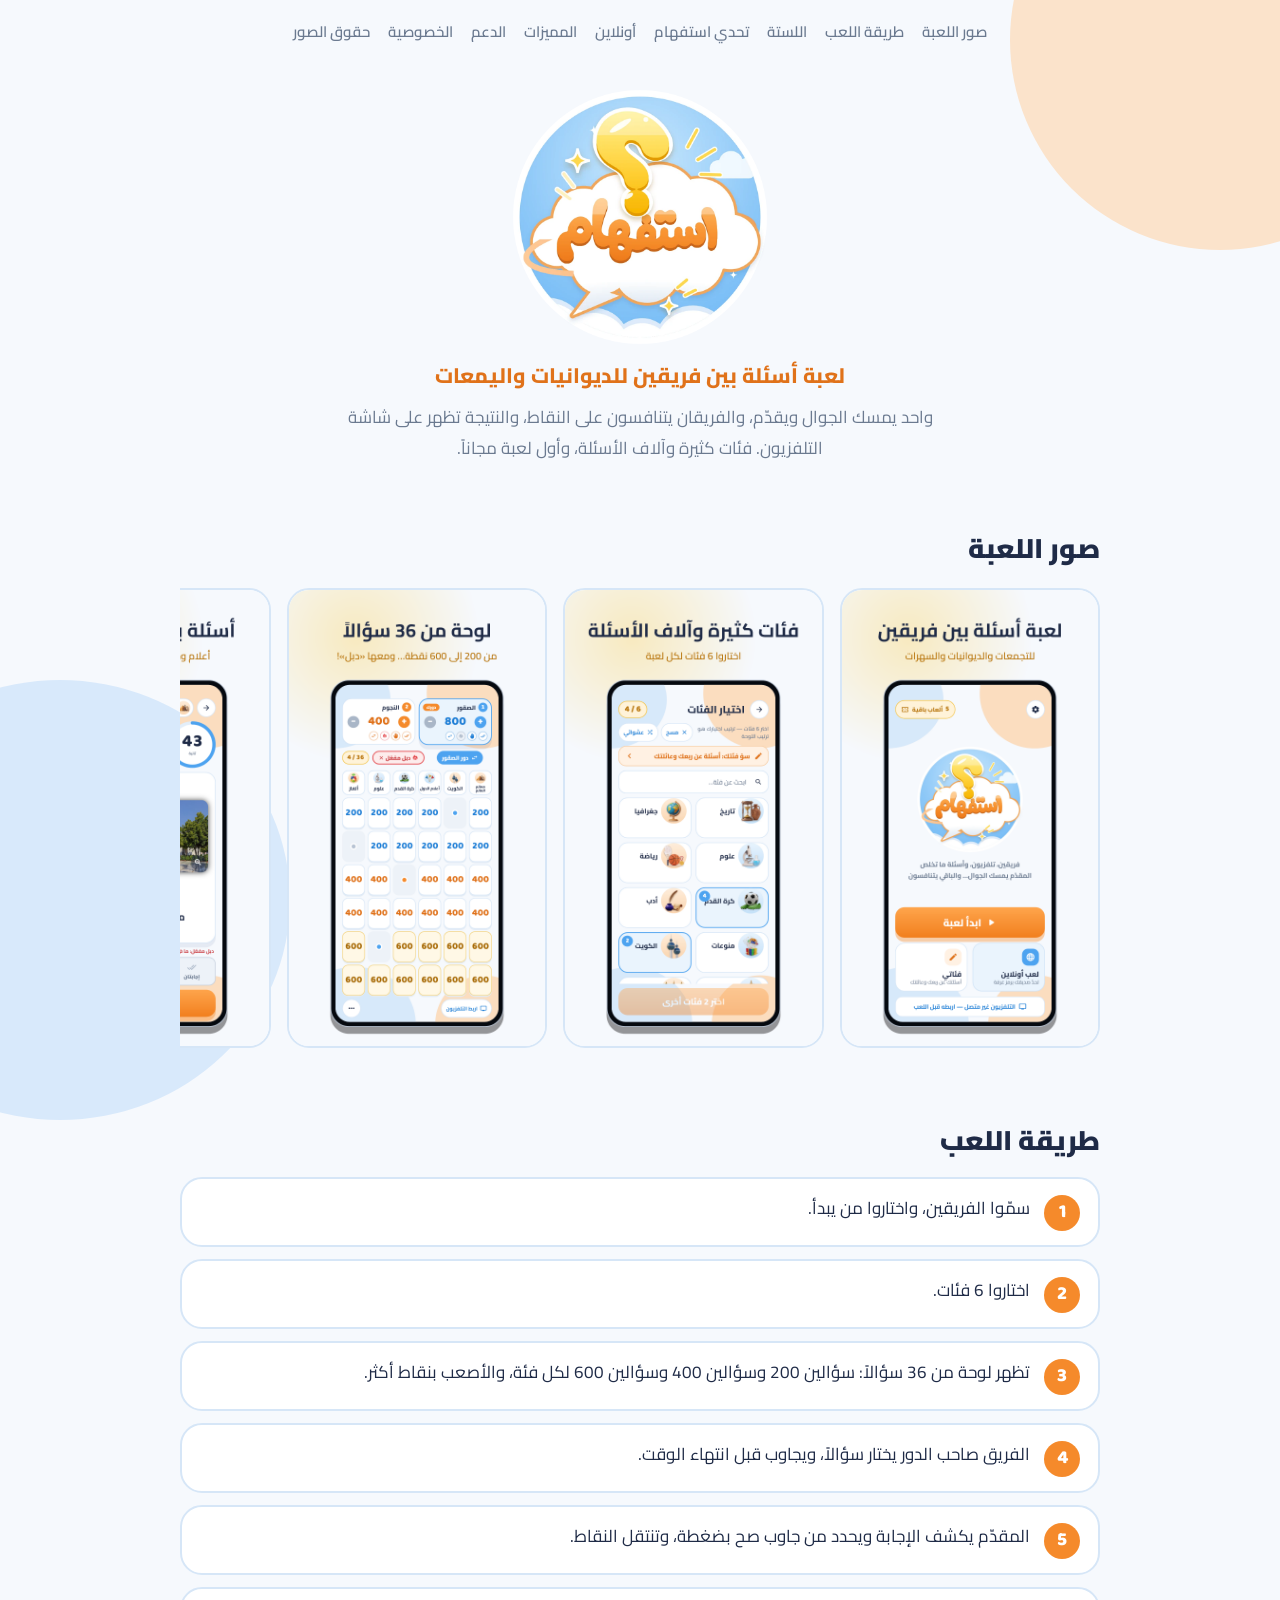
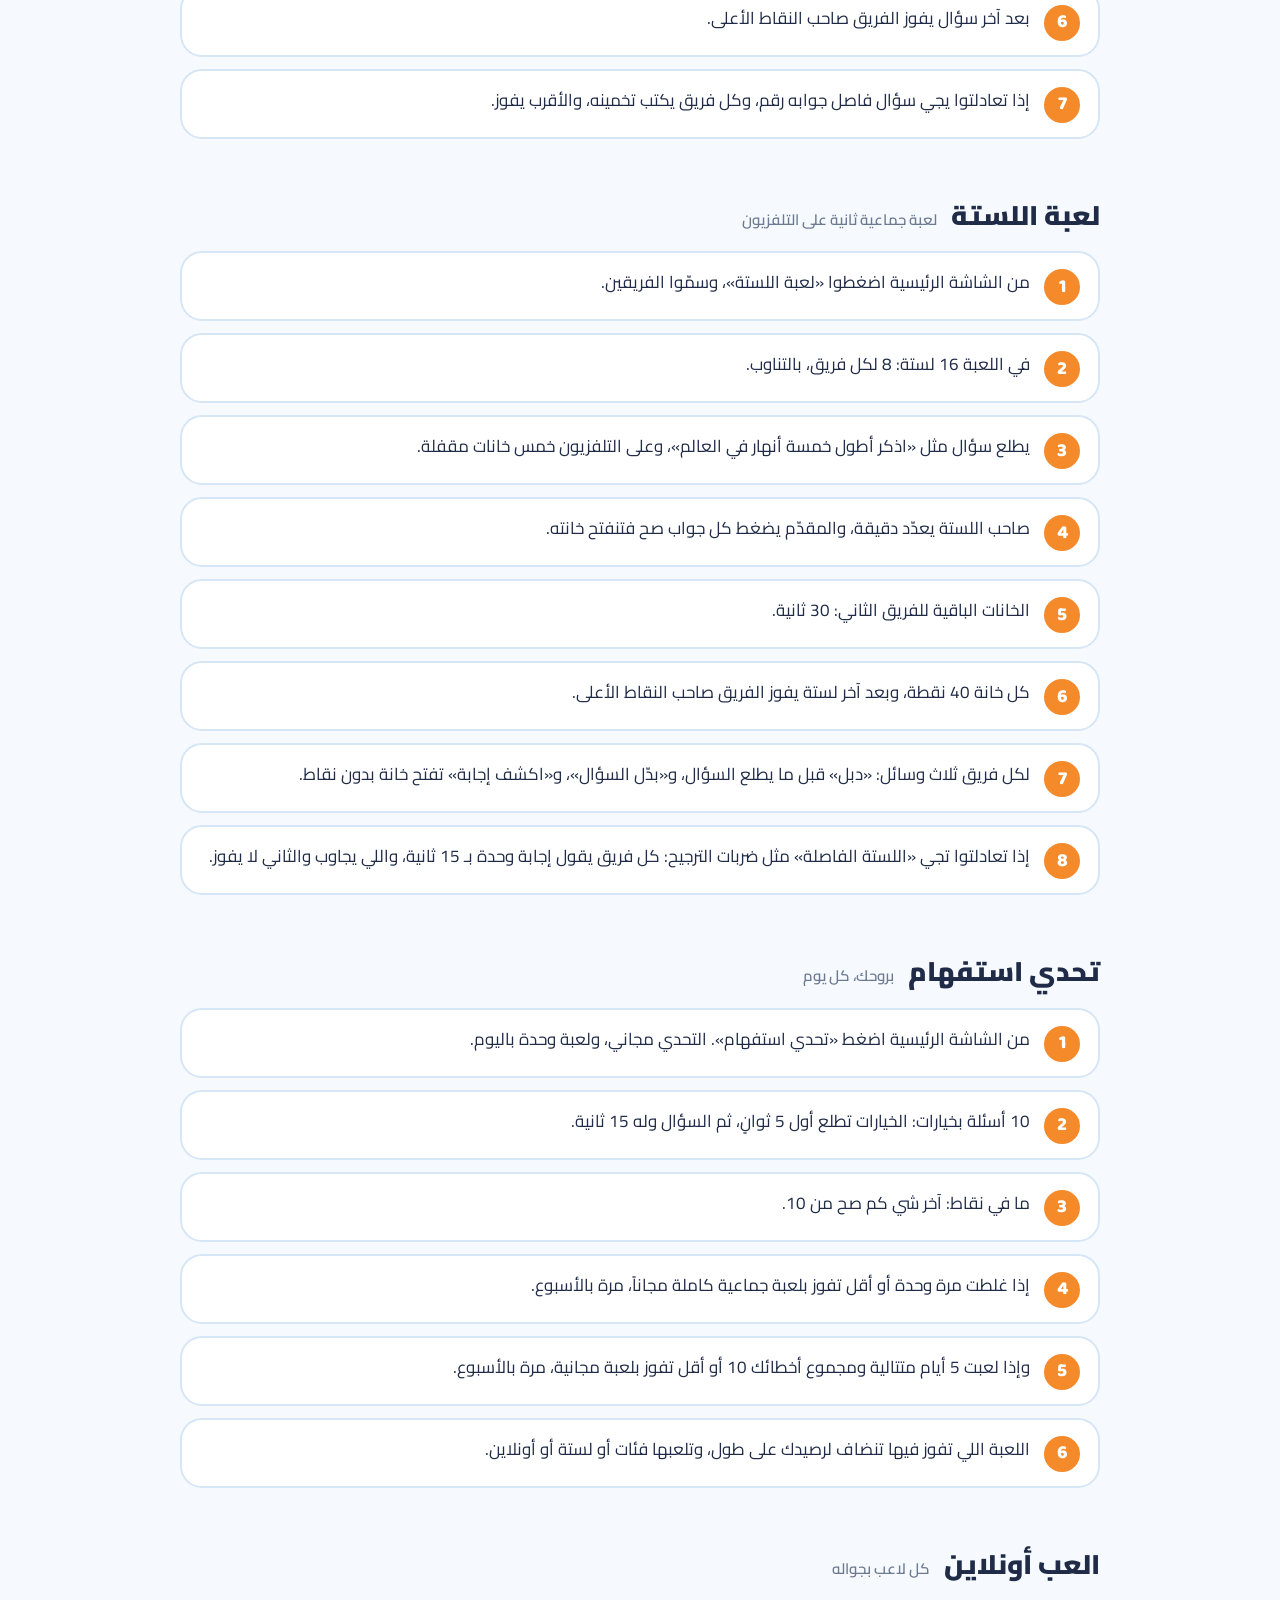
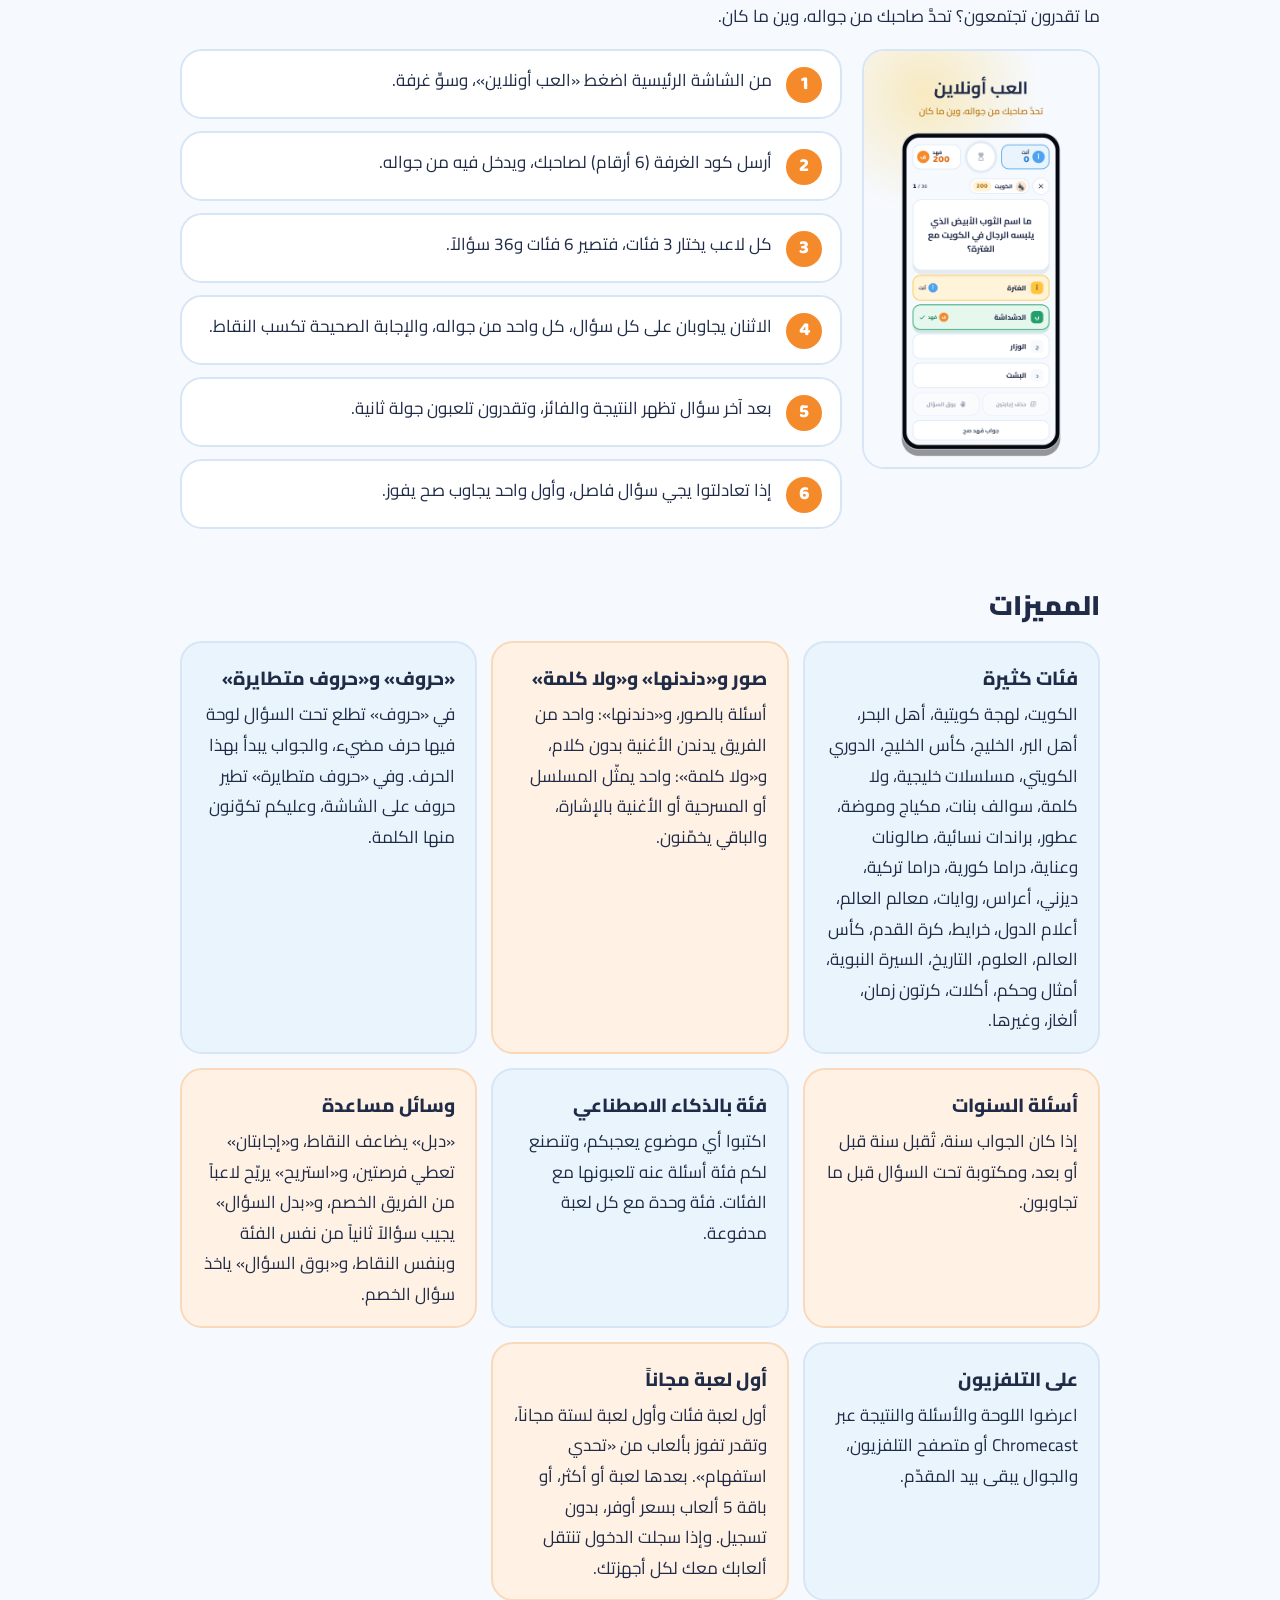
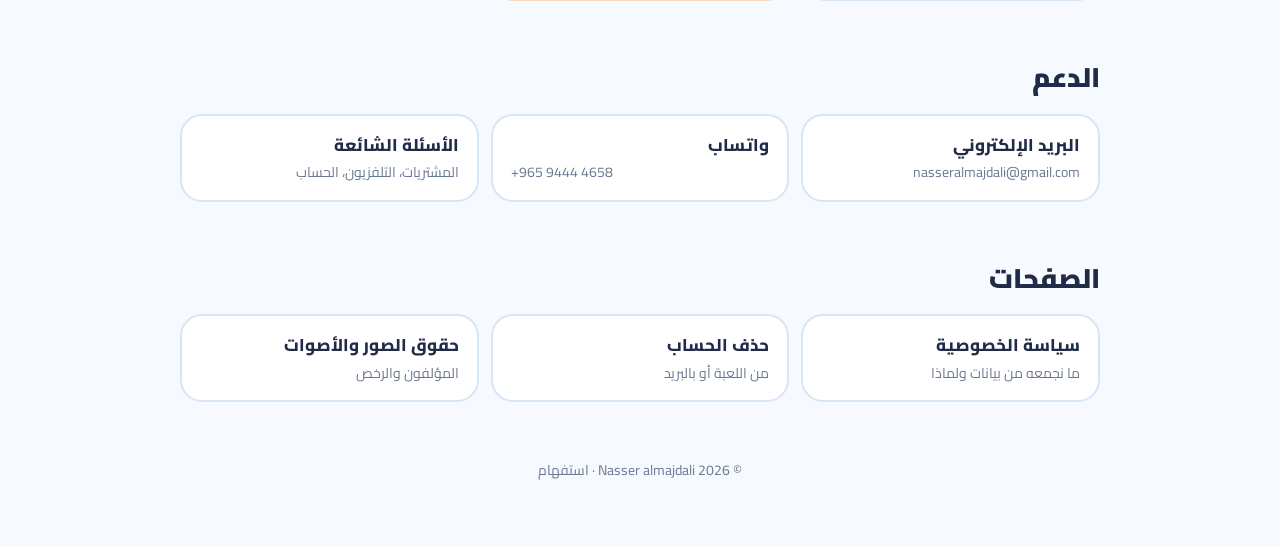
<file: index.html>
<!doctype html>
<html lang="ar" dir="rtl">
<head>
<meta charset="utf-8">
<meta name="viewport" content="width=device-width, initial-scale=1">
<title>استفهام — لعبة أسئلة للديوانيات واليمعات</title>
<meta name="description" content="استفهام: لعبة أسئلة جماعية بين فريقين للديوانيات واليمعات، وتحدٍّ أونلاين بين جوالين. فئات كثيرة وآلاف الأسئلة، والنتيجة على شاشة التلفزيون.">
<link rel="icon" href="icon.png">
<link rel="stylesheet" href="site.css">
</head>
<body>
<main class="wide">
  <nav>
    <a href="#shots">صور اللعبة</a>
    <a href="#play">طريقة اللعب</a>
    <a href="#lists">اللستة</a>
    <a href="#solo">تحدي استفهام</a>
    <a href="#online">أونلاين</a>
    <a href="#features">المميزات</a>
    <a href="#help">الدعم</a>
    <a href="privacy.html">الخصوصية</a>
    <a href="credits.html">حقوق الصور</a>
  </nav>

  <section class="hero">
    <img src="brand/logo.webp" alt="استفهام">
    <h1 class="hidden">استفهام</h1>
    <p class="tagline">لعبة أسئلة بين فريقين للديوانيات واليمعات</p>
    <p class="lead">واحد يمسك الجوال ويقدّم، والفريقان يتنافسون على النقاط، والنتيجة تظهر على شاشة التلفزيون. فئات كثيرة وآلاف الأسئلة، وأول لعبة مجاناً.</p>
  </section>

  <h2 id="shots">صور اللعبة</h2>
  <div class="shots">
    <img src="shots/1-home.png" alt="الشاشة الرئيسية" loading="lazy">
    <img src="shots/2-categories.png" alt="اختيار الفئات" loading="lazy">
    <img src="shots/3-board.png" alt="لوحة الأسئلة" loading="lazy">
    <img src="shots/4-question.png" alt="سؤال بالصورة" loading="lazy">
    <img src="shots/5-answer.png" alt="كشف الإجابة" loading="lazy">
    <img src="shots/7-results.png" alt="النتيجة النهائية" loading="lazy">
    <img src="shots/8-online.png" alt="العب أونلاين" loading="lazy">
  </div>

  <h2 id="play">طريقة اللعب</h2>
  <ol class="steps">
    <li>سمّوا الفريقين، واختاروا من يبدأ.</li>
    <li>اختاروا 6 فئات.</li>
    <li>تظهر لوحة من 36 سؤالاً: سؤالين 200 وسؤالين 400 وسؤالين 600 لكل فئة، والأصعب بنقاط أكثر.</li>
    <li>الفريق صاحب الدور يختار سؤالاً، ويجاوب قبل انتهاء الوقت.</li>
    <li>المقدّم يكشف الإجابة ويحدد من جاوب صح بضغطة، وتنتقل النقاط.</li>
    <li>بعد آخر سؤال يفوز الفريق صاحب النقاط الأعلى.</li>
    <li>إذا تعادلتوا يجي سؤال فاصل جوابه رقم، وكل فريق يكتب تخمينه، والأقرب يفوز.</li>
  </ol>

  <h2 id="lists">لعبة اللستة <small>لعبة جماعية ثانية على التلفزيون</small></h2>
  <ol class="steps">
    <li>من الشاشة الرئيسية اضغطوا «لعبة اللستة»، وسمّوا الفريقين.</li>
    <li>في اللعبة 16 لستة: 8 لكل فريق، بالتناوب.</li>
    <li>يطلع سؤال مثل «اذكر أطول خمسة أنهار في العالم»، وعلى التلفزيون خمس خانات مقفلة.</li>
    <li>صاحب اللستة يعدّد دقيقة، والمقدّم يضغط كل جواب صح فتنفتح خانته.</li>
    <li>الخانات الباقية للفريق الثاني: 30 ثانية.</li>
    <li>كل خانة 40 نقطة، وبعد آخر لستة يفوز الفريق صاحب النقاط الأعلى.</li>
    <li>لكل فريق ثلاث وسائل: «دبل» قبل ما يطلع السؤال، و«بدّل السؤال»، و«اكشف إجابة» تفتح خانة بدون نقاط.</li>
    <li>إذا تعادلتوا تجي «اللستة الفاصلة» مثل ضربات الترجيح: كل فريق يقول إجابة وحدة بـ 15 ثانية، واللي يجاوب والثاني لا يفوز.</li>
  </ol>

  <h2 id="solo">تحدي استفهام <small>بروحك، كل يوم</small></h2>
  <ol class="steps">
    <li>من الشاشة الرئيسية اضغط «تحدي استفهام». التحدي مجاني، ولعبة وحدة باليوم.</li>
    <li>10 أسئلة بخيارات: الخيارات تطلع أول 5 ثوانٍ، ثم السؤال وله 15 ثانية.</li>
    <li>ما في نقاط: آخر شي كم صح من 10.</li>
    <li>إذا غلطت مرة وحدة أو أقل تفوز بلعبة جماعية كاملة مجاناً، مرة بالأسبوع.</li>
    <li>وإذا لعبت 5 أيام متتالية ومجموع أخطائك 10 أو أقل تفوز بلعبة مجانية، مرة بالأسبوع.</li>
    <li>اللعبة اللي تفوز فيها تنضاف لرصيدك على طول، وتلعبها فئات أو لستة أو أونلاين.</li>
  </ol>

  <h2 id="online">العب أونلاين <small>كل لاعب بجواله</small></h2>
  <p>ما تقدرون تجتمعون؟ تحدَّ صاحبك من جواله، وين ما كان.</p>
  <div class="online">
  <img src="shots/8-online.png" alt="سؤال في اللعب أونلاين: إجابتك بالأصفر وإجابة صاحبك الصحيحة بالأخضر" loading="lazy">
  <ol class="steps">
    <li>من الشاشة الرئيسية اضغط «العب أونلاين»، وسوِّ غرفة.</li>
    <li>أرسل كود الغرفة (6 أرقام) لصاحبك، ويدخل فيه من جواله.</li>
    <li>كل لاعب يختار 3 فئات، فتصير 6 فئات و36 سؤالاً.</li>
    <li>الاثنان يجاوبان على كل سؤال، كل واحد من جواله، والإجابة الصحيحة تكسب النقاط.</li>
    <li>بعد آخر سؤال تظهر النتيجة والفائز، وتقدرون تلعبون جولة ثانية.</li>
    <li>إذا تعادلتوا يجي سؤال فاصل، وأول واحد يجاوب صح يفوز.</li>
  </ol>
  </div>

  <h2 id="features">المميزات</h2>
  <div class="grid">
    <div class="card"><h3>فئات كثيرة</h3><p>الكويت، لهجة كويتية، أهل البحر، أهل البر، الخليج، كأس الخليج، الدوري الكويتي، مسلسلات خليجية، ولا كلمة، سوالف بنات، مكياج وموضة، عطور، براندات نسائية، صالونات وعناية، دراما كورية، دراما تركية، ديزني، أعراس، روايات، معالم العالم، أعلام الدول، خرايط، كرة القدم، كأس العالم، العلوم، التاريخ، السيرة النبوية، أمثال وحكم، أكلات، كرتون زمان، ألغاز، وغيرها.</p></div>
    <div class="card"><h3>صور و«دندنها» و«ولا كلمة»</h3><p>أسئلة بالصور، و«دندنها»: واحد من الفريق يدندن الأغنية بدون كلام، و«ولا كلمة»: واحد يمثّل المسلسل أو المسرحية أو الأغنية بالإشارة، والباقي يخمّنون.</p></div>
    <div class="card"><h3>«حروف» و«حروف متطايرة»</h3><p>في «حروف» تطلع تحت السؤال لوحة فيها حرف مضيء، والجواب يبدأ بهذا الحرف. وفي «حروف متطايرة» تطير حروف على الشاشة، وعليكم تكوّنون منها الكلمة.</p></div>
    <div class="card"><h3>أسئلة السنوات</h3><p>إذا كان الجواب سنة، تُقبل سنة قبل أو بعد، ومكتوبة تحت السؤال قبل ما تجاوبون.</p></div>
    <div class="card"><h3>فئة بالذكاء الاصطناعي</h3><p>اكتبوا أي موضوع يعجبكم، وتنصنع لكم فئة أسئلة عنه تلعبونها مع الفئات. فئة وحدة مع كل لعبة مدفوعة.</p></div>
    <div class="card"><h3>وسائل مساعدة</h3><p>«دبل» يضاعف النقاط، و«إجابتان» تعطي فرصتين، و«استريح» يريّح لاعباً من الفريق الخصم، و«بدل السؤال» يجيب سؤالاً ثانياً من نفس الفئة وبنفس النقاط، و«بوق السؤال» ياخذ سؤال الخصم.</p></div>
    <div class="card"><h3>على التلفزيون</h3><p>اعرضوا اللوحة والأسئلة والنتيجة عبر Chromecast أو متصفح التلفزيون، والجوال يبقى بيد المقدّم.</p></div>
    <div class="card"><h3>أول لعبة مجاناً</h3><p>أول لعبة فئات وأول لعبة لستة مجاناً، وتقدر تفوز بألعاب من «تحدي استفهام». بعدها لعبة أو أكثر، أو باقة 5 ألعاب بسعر أوفر، بدون تسجيل. وإذا سجلت الدخول تنتقل ألعابك معك لكل أجهزتك.</p></div>
  </div>

  <h2 id="help">الدعم</h2>
  <div class="links">
    <a href="mailto:nasseralmajdali@gmail.com?subject=%D8%A5%D8%B3%D8%AA%D9%81%D9%87%D8%A7%D9%85">البريد الإلكتروني<span>nasseralmajdali@gmail.com</span></a>
    <a href="https://wa.me/96594444658">واتساب<span dir="ltr">+965 9444 4658</span></a>
    <a href="support.html">الأسئلة الشائعة<span>المشتريات، التلفزيون، الحساب</span></a>
  </div>

  <h2>الصفحات</h2>
  <div class="links">
    <a href="privacy.html">سياسة الخصوصية<span>ما نجمعه من بيانات ولماذا</span></a>
    <a href="delete-account.html">حذف الحساب<span>من اللعبة أو بالبريد</span></a>
    <a href="credits.html">حقوق الصور والأصوات<span>المؤلفون والرخص</span></a>
  </div>

  <footer>© 2026 Nasser almajdali · استفهام</footer>
</main>
</body>
</html>
</file>
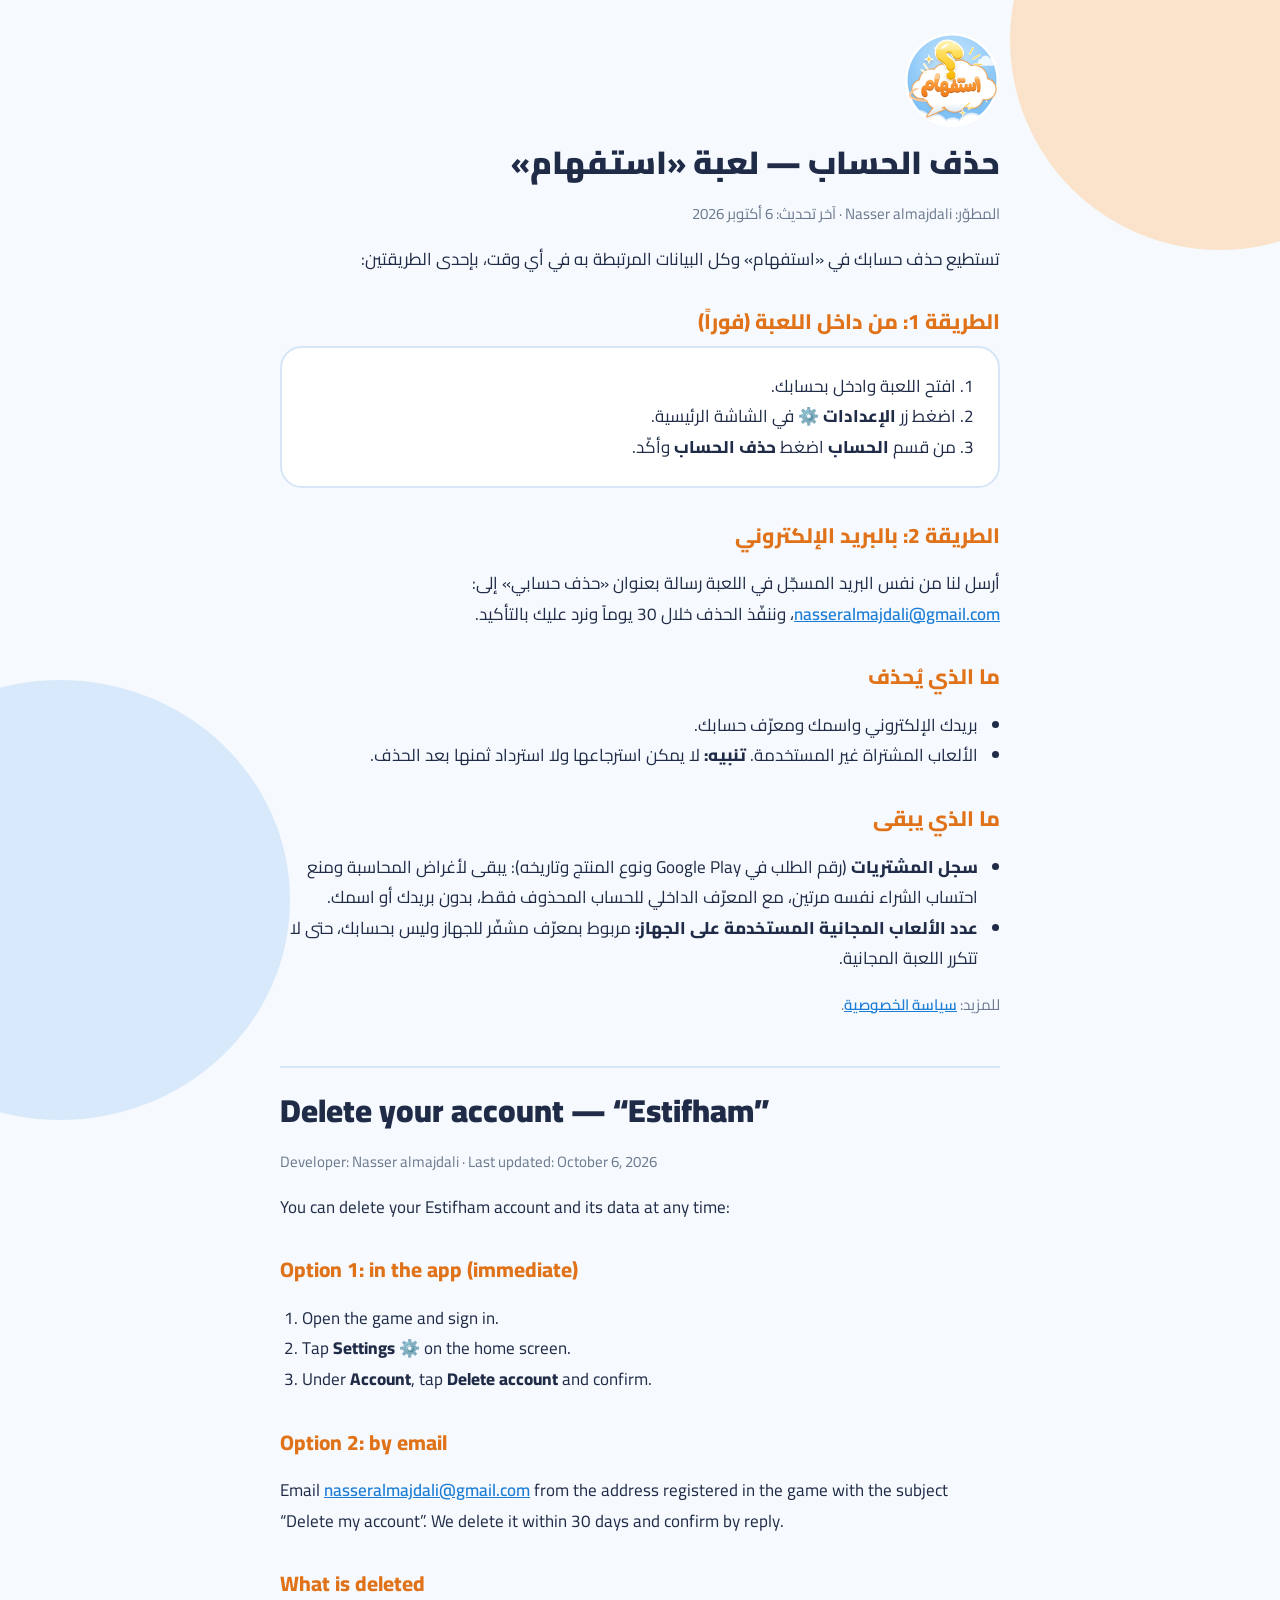
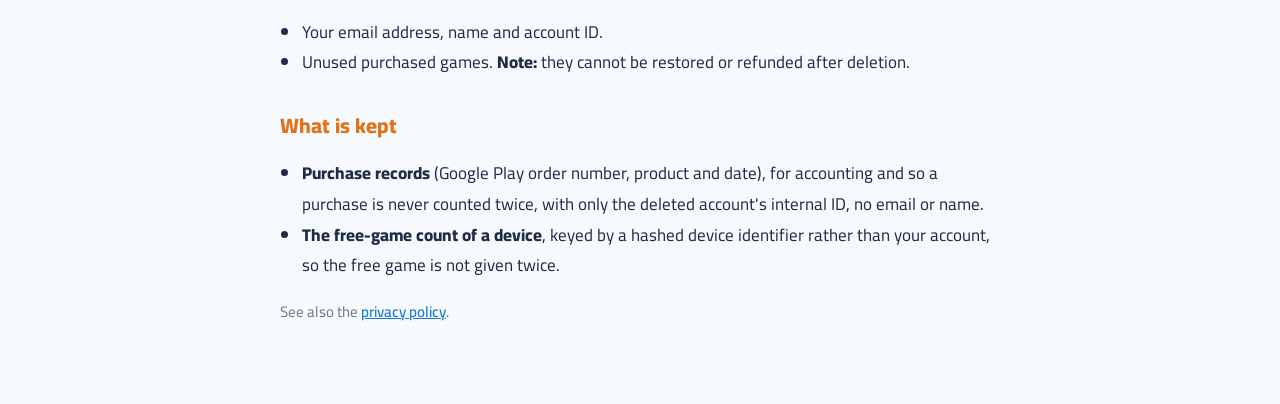
<file: delete-account.html>
<!doctype html>
<html lang="ar" dir="rtl">
<head>
<meta charset="utf-8">
<meta name="viewport" content="width=device-width, initial-scale=1">
<title>استفهام — حذف الحساب</title>
<link rel="stylesheet" href="site.css">
</head>
<body>
<main>
  <img class="brand" src="brand/logo.webp" alt="استفهام">
  <h1>حذف الحساب — لعبة «استفهام»</h1>
  <p class="muted">المطوّر: Nasser almajdali · آخر تحديث: 6 أكتوبر 2026</p>

  <p>تستطيع حذف حسابك في «استفهام» وكل البيانات المرتبطة به في أي وقت، بإحدى الطريقتين:</p>

  <h2>الطريقة 1: من داخل اللعبة (فوراً)</h2>
  <div class="card">
    <ol>
      <li>افتح اللعبة وادخل بحسابك.</li>
      <li>اضغط زر <strong>الإعدادات</strong> ⚙️ في الشاشة الرئيسية.</li>
      <li>من قسم <strong>الحساب</strong> اضغط <strong>حذف الحساب</strong> وأكّد.</li>
    </ol>
  </div>

  <h2>الطريقة 2: بالبريد الإلكتروني</h2>
  <p>أرسل لنا من نفس البريد المسجّل في اللعبة رسالة بعنوان «حذف حسابي» إلى:
    <a href="mailto:nasseralmajdali@gmail.com?subject=%D8%AD%D8%B0%D9%81%20%D8%AD%D8%B3%D8%A7%D8%A8%D9%8A">nasseralmajdali@gmail.com</a>،
    وننفّذ الحذف خلال 30 يوماً ونرد عليك بالتأكيد.</p>

  <h2>ما الذي يُحذف</h2>
  <ul>
    <li>بريدك الإلكتروني واسمك ومعرّف حسابك.</li>
    <li>الألعاب المشتراة غير المستخدمة. <strong>تنبيه:</strong> لا يمكن استرجاعها ولا استرداد ثمنها بعد الحذف.</li>
  </ul>

  <h2>ما الذي يبقى</h2>
  <ul>
    <li><strong>سجل المشتريات</strong> (رقم الطلب في Google Play ونوع المنتج وتاريخه): يبقى لأغراض المحاسبة ومنع احتساب الشراء نفسه مرتين، مع المعرّف الداخلي للحساب المحذوف فقط، بدون بريدك أو اسمك.</li>
    <li><strong>عدد الألعاب المجانية المستخدمة على الجهاز:</strong> مربوط بمعرّف مشفّر للجهاز وليس بحسابك، حتى لا تتكرر اللعبة المجانية.</li>
  </ul>

  <p class="muted">للمزيد: <a href="privacy.html">سياسة الخصوصية</a>.</p>

  <section lang="en">
    <h1>Delete your account — “Estifham”</h1>
    <p class="muted">Developer: Nasser almajdali · Last updated: October 6, 2026</p>
    <p>You can delete your Estifham account and its data at any time:</p>
    <h2>Option 1: in the app (immediate)</h2>
    <ol>
      <li>Open the game and sign in.</li>
      <li>Tap <strong>Settings</strong> ⚙️ on the home screen.</li>
      <li>Under <strong>Account</strong>, tap <strong>Delete account</strong> and confirm.</li>
    </ol>
    <h2>Option 2: by email</h2>
    <p>Email <a href="mailto:nasseralmajdali@gmail.com?subject=Delete%20my%20account">nasseralmajdali@gmail.com</a> from the address registered in the game with the subject “Delete my account”. We delete it within 30 days and confirm by reply.</p>
    <h2>What is deleted</h2>
    <ul>
      <li>Your email address, name and account ID.</li>
      <li>Unused purchased games. <strong>Note:</strong> they cannot be restored or refunded after deletion.</li>
    </ul>
    <h2>What is kept</h2>
    <ul>
      <li><strong>Purchase records</strong> (Google Play order number, product and date), for accounting and so a purchase is never counted twice, with only the deleted account's internal ID, no email or name.</li>
      <li><strong>The free-game count of a device</strong>, keyed by a hashed device identifier rather than your account, so the free game is not given twice.</li>
    </ul>
    <p class="muted">See also the <a href="privacy.html">privacy policy</a>.</p>
  </section>
</main>
</body>
</html>
</file>
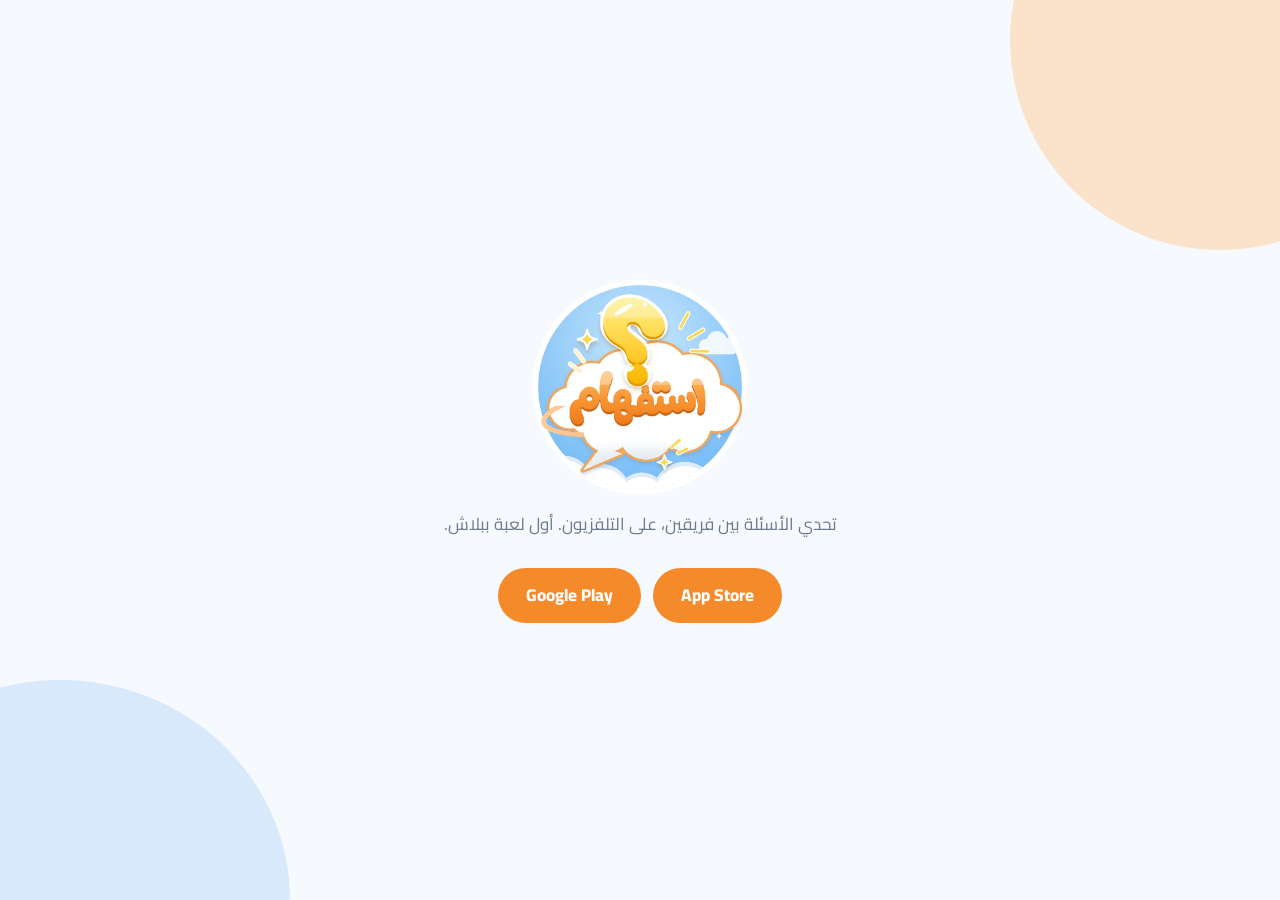
<file: get.html>
<!doctype html>
<html lang="ar" dir="rtl">
<head>
<meta charset="utf-8">
<meta name="viewport" content="width=device-width, initial-scale=1">
<title>حمّل استفهام</title>
<meta property="og:title" content="استفهام — تحدي الأسئلة بين فريقين">
<meta property="og:description" content="لعبة أسئلة للديوانيات وجمعات العايلة، على التلفزيون. أول لعبة ببلاش.">
<meta property="og:image" content="https://estifham.github.io/icon.png">
<script>
  // The download link for ads and the bio: straight to the phone's store.
  (function () {
    var ua = navigator.userAgent || '';
    var ios = /iPhone|iPad|iPod/i.test(ua) || (/Macintosh/i.test(ua) && 'ontouchend' in document);
    if (ios) location.replace('https://apps.apple.com/kw/app/id6819870358');
    else if (/Android/i.test(ua)) location.replace('https://play.google.com/store/apps/details?id=com.estifham.app');
  })();
</script>
<link rel="stylesheet" href="site.css">
</head>
<body class="get">
<main>
  <img class="brand" src="brand/logo.webp" alt="استفهام">
  <h1 class="hidden">استفهام</h1>
  <p>تحدي الأسئلة بين فريقين، على التلفزيون. أول لعبة ببلاش.</p>
  <div class="stores">
    <a href="https://apps.apple.com/kw/app/id6819870358">App Store</a>
    <a href="https://play.google.com/store/apps/details?id=com.estifham.app">Google Play</a>
  </div>
</main>
</body>
</html>
</file>
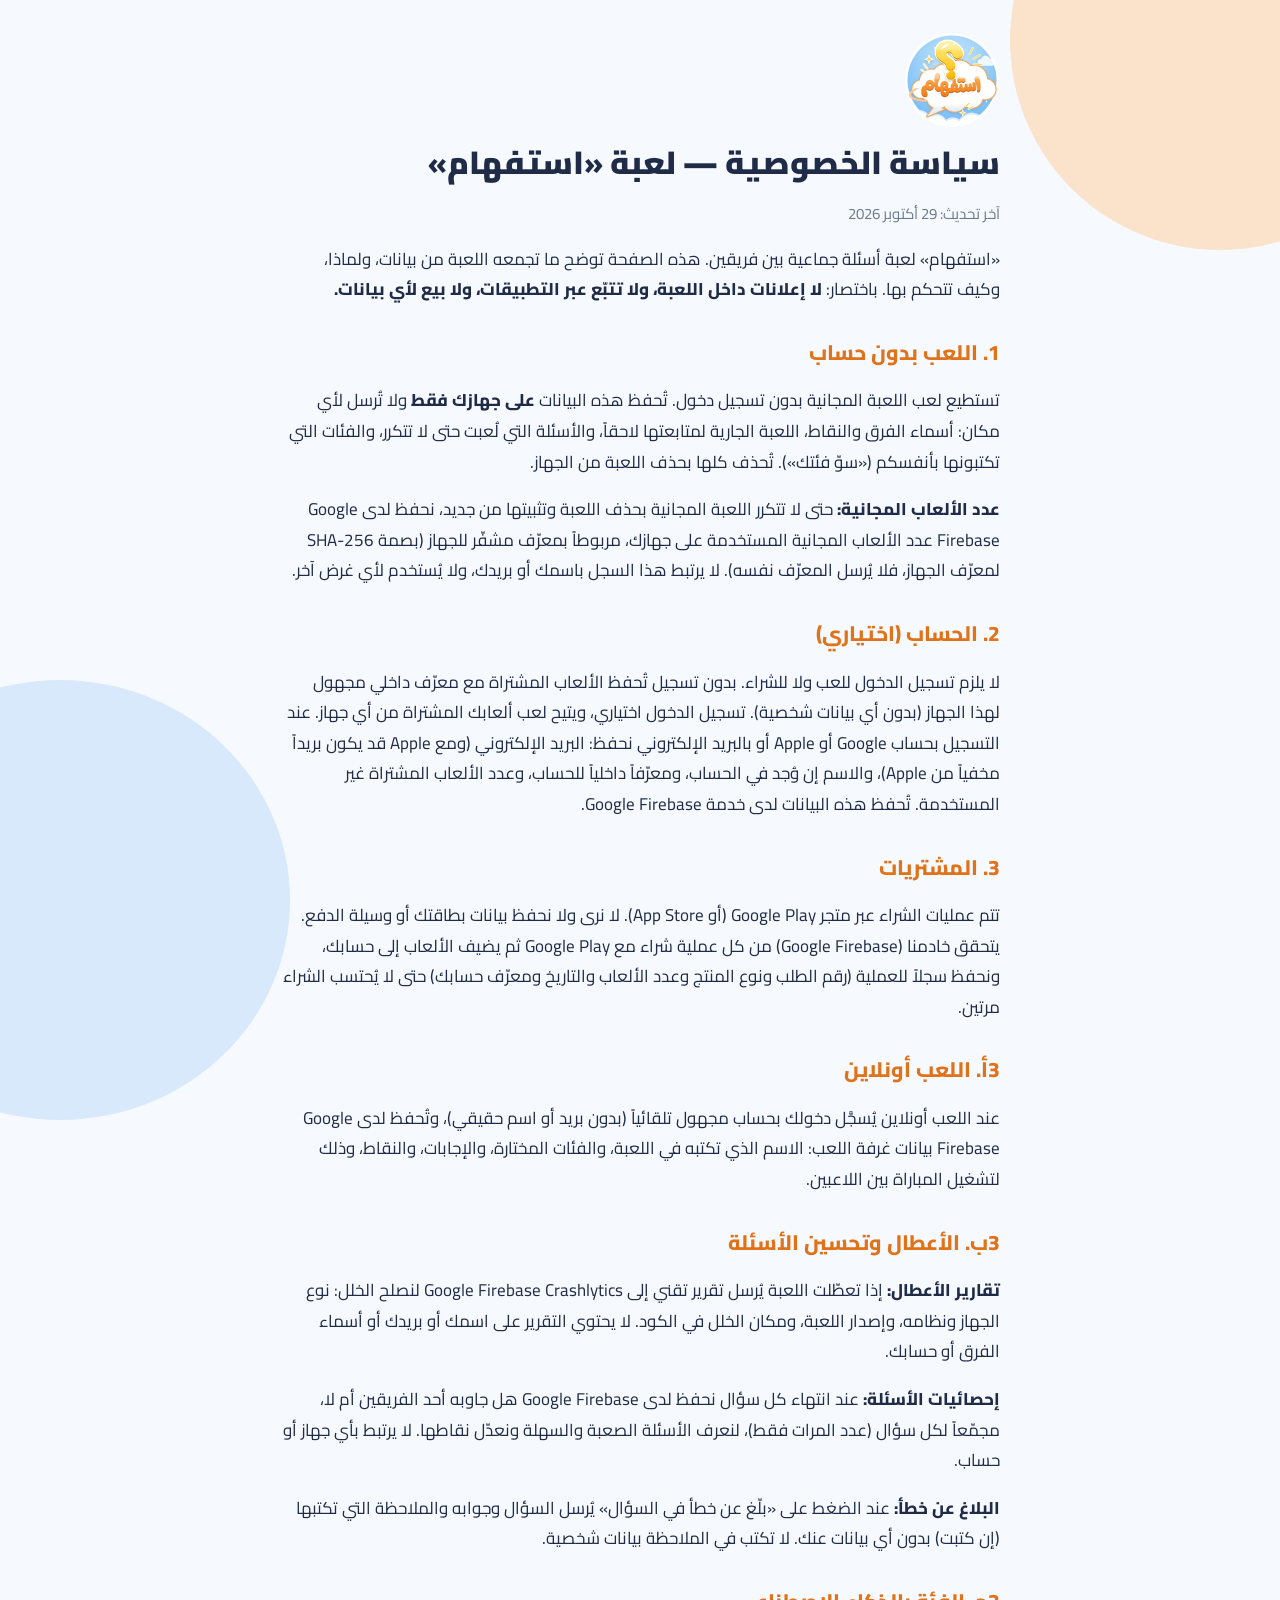
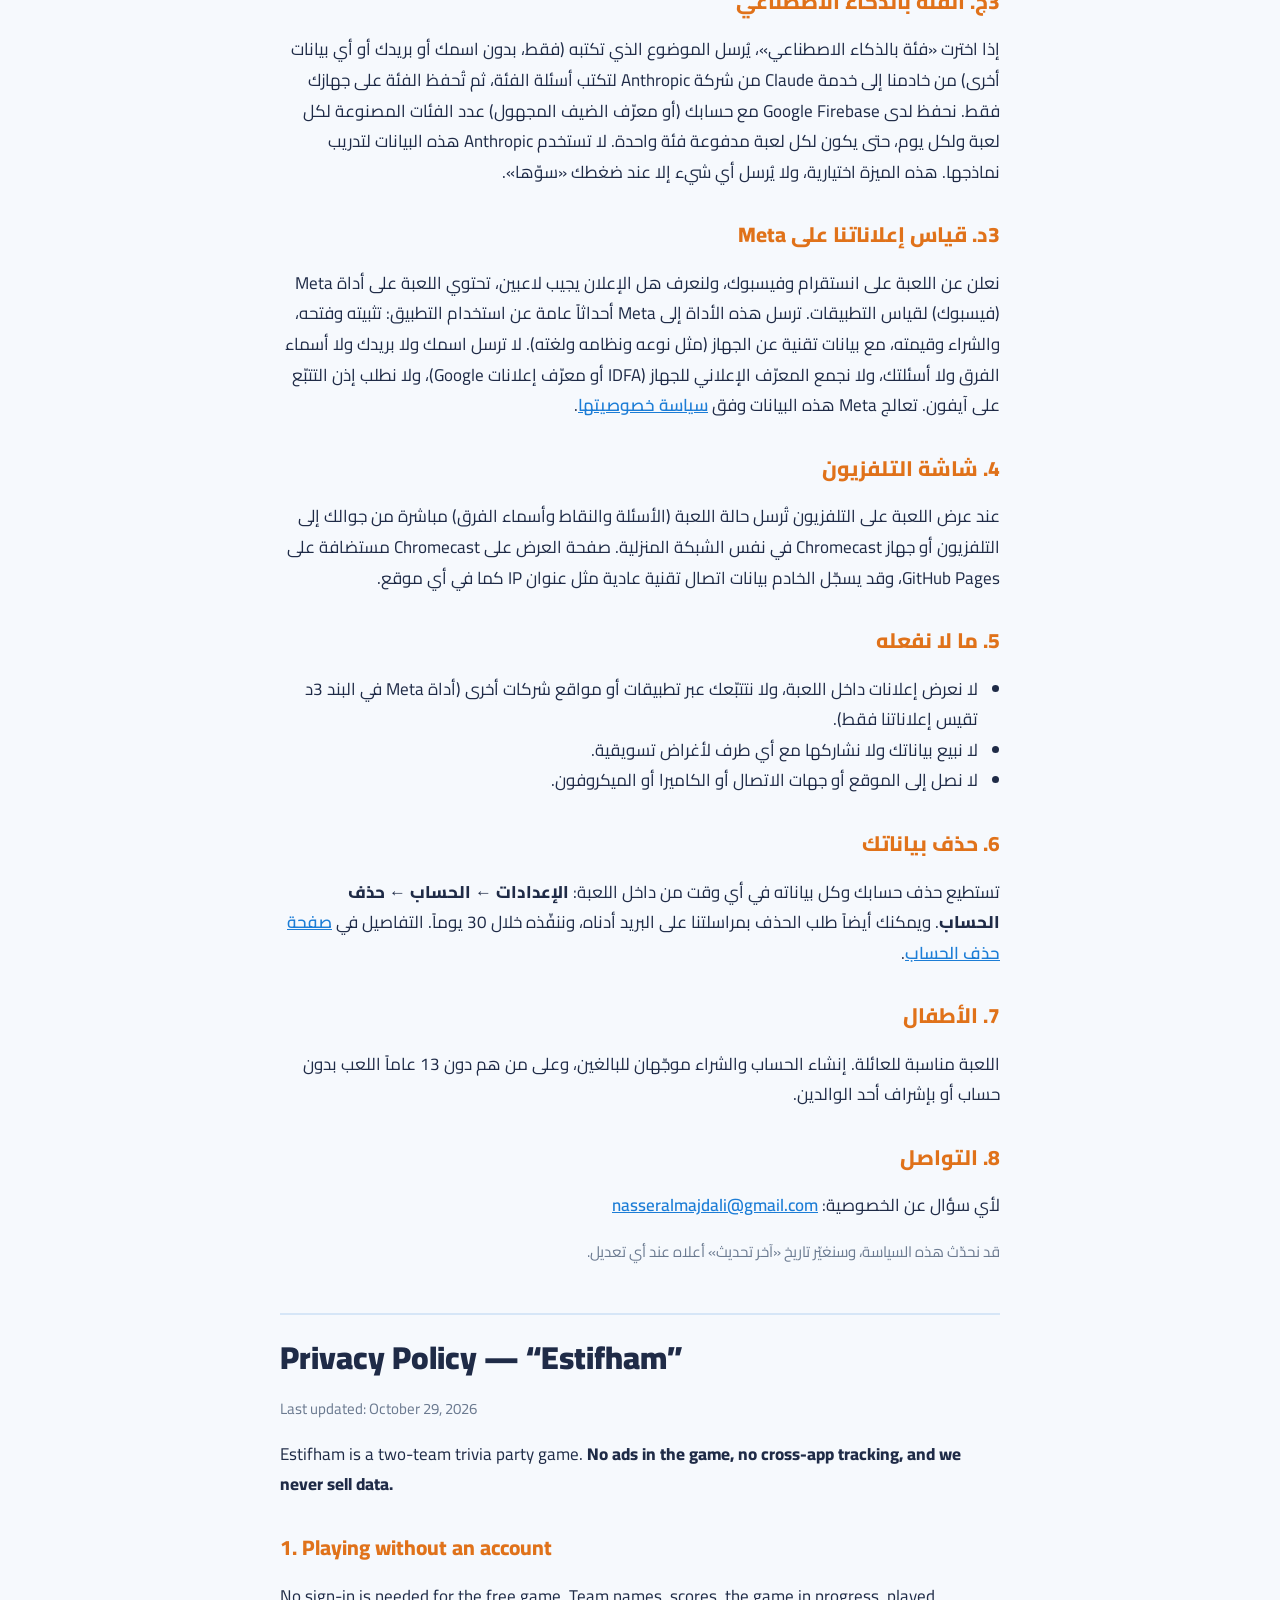
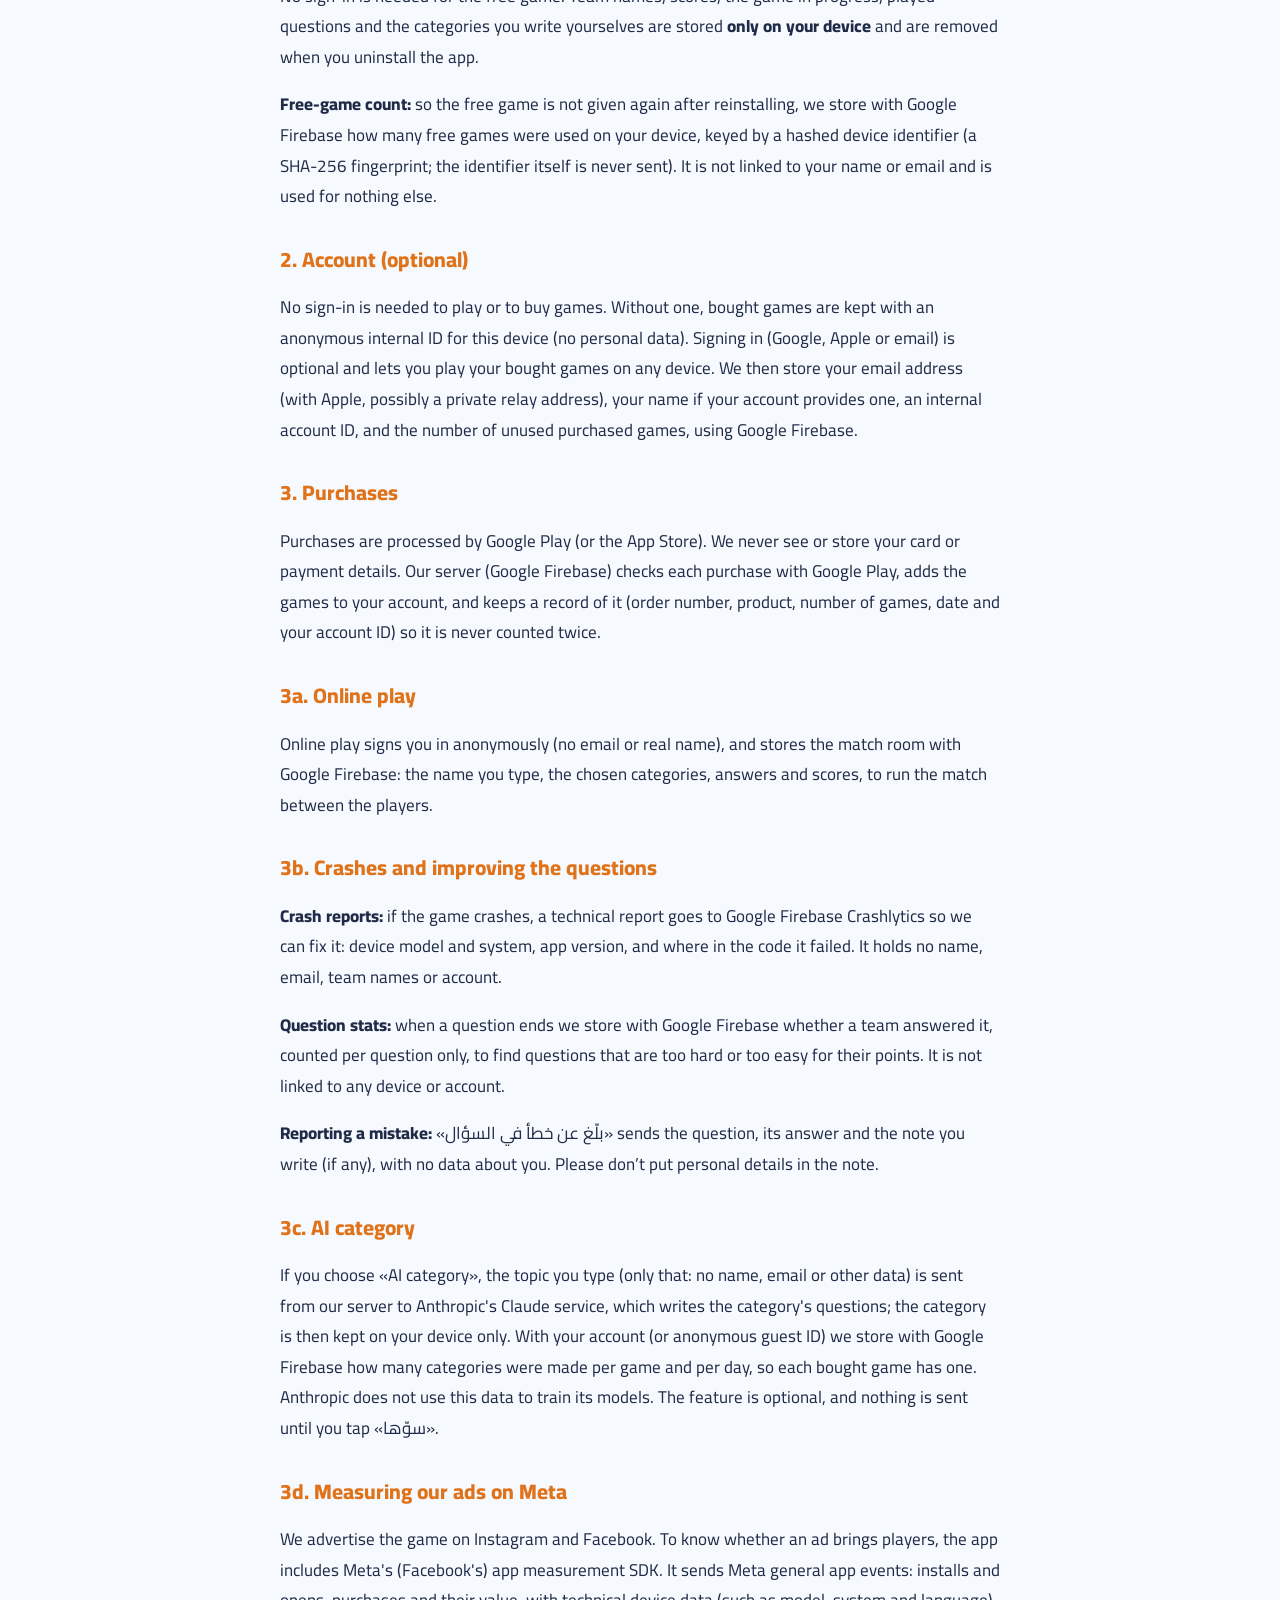
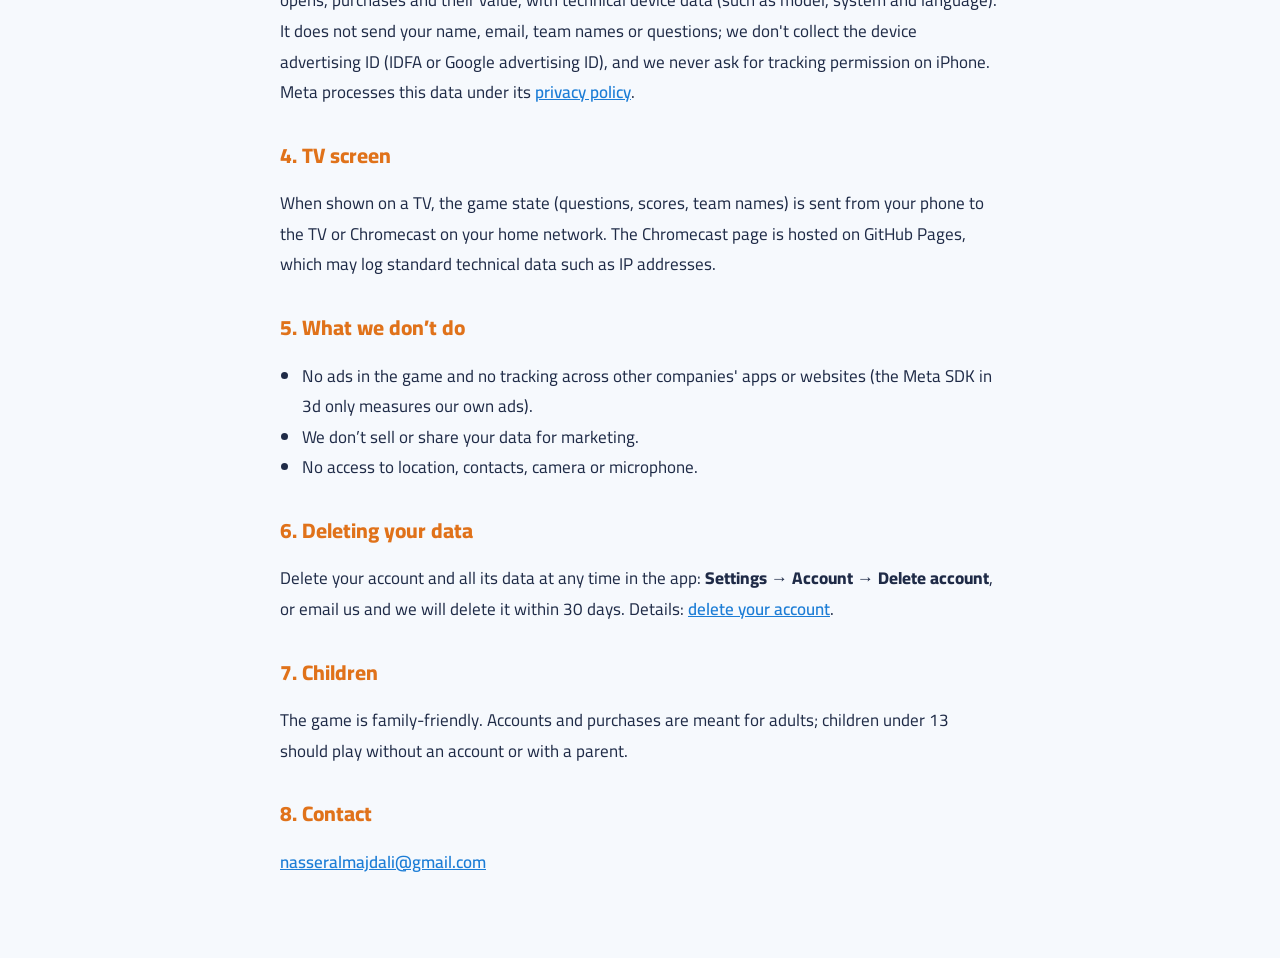
<file: privacy.html>
<!doctype html>
<html lang="ar" dir="rtl">
<head>
<meta charset="utf-8">
<meta name="viewport" content="width=device-width, initial-scale=1">
<title>استفهام — سياسة الخصوصية</title>
<link rel="stylesheet" href="site.css">
</head>
<body>
<main>
  <img class="brand" src="brand/logo.webp" alt="استفهام">
  <h1>سياسة الخصوصية — لعبة «استفهام»</h1>
  <p class="muted">آخر تحديث: 29 أكتوبر 2026</p>

  <p>«استفهام» لعبة أسئلة جماعية بين فريقين. هذه الصفحة توضح ما تجمعه اللعبة من بيانات، ولماذا، وكيف تتحكم بها. باختصار: <strong>لا إعلانات داخل اللعبة، ولا تتبّع عبر التطبيقات، ولا بيع لأي بيانات.</strong></p>

  <h2>1. اللعب بدون حساب</h2>
  <p>تستطيع لعب اللعبة المجانية بدون تسجيل دخول. تُحفظ هذه البيانات <strong>على جهازك فقط</strong> ولا تُرسل لأي مكان: أسماء الفرق والنقاط، اللعبة الجارية لمتابعتها لاحقاً، والأسئلة التي لُعبت حتى لا تتكرر، والفئات التي تكتبونها بأنفسكم («سوّ فئتك»). تُحذف كلها بحذف اللعبة من الجهاز.</p>
  <p><strong>عدد الألعاب المجانية:</strong> حتى لا تتكرر اللعبة المجانية بحذف اللعبة وتثبيتها من جديد، نحفظ لدى Google Firebase عدد الألعاب المجانية المستخدمة على جهازك، مربوطاً بمعرّف مشفّر للجهاز (بصمة SHA-256 لمعرّف الجهاز، فلا يُرسل المعرّف نفسه). لا يرتبط هذا السجل باسمك أو بريدك، ولا يُستخدم لأي غرض آخر.</p>

  <h2>2. الحساب (اختياري)</h2>
  <p>لا يلزم تسجيل الدخول للعب ولا للشراء. بدون تسجيل تُحفظ الألعاب المشتراة مع معرّف داخلي مجهول لهذا الجهاز (بدون أي بيانات شخصية). تسجيل الدخول اختياري، ويتيح لعب ألعابك المشتراة من أي جهاز. عند التسجيل بحساب Google أو Apple أو بالبريد الإلكتروني نحفظ: البريد الإلكتروني (ومع Apple قد يكون بريداً مخفياً من Apple)، والاسم إن وُجد في الحساب، ومعرّفاً داخلياً للحساب، وعدد الألعاب المشتراة غير المستخدمة. تُحفظ هذه البيانات لدى خدمة Google Firebase.</p>

  <h2>3. المشتريات</h2>
  <p>تتم عمليات الشراء عبر متجر Google Play (أو App Store). لا نرى ولا نحفظ بيانات بطاقتك أو وسيلة الدفع. يتحقق خادمنا (Google Firebase) من كل عملية شراء مع Google Play ثم يضيف الألعاب إلى حسابك، ونحفظ سجلاً للعملية (رقم الطلب ونوع المنتج وعدد الألعاب والتاريخ ومعرّف حسابك) حتى لا يُحتسب الشراء مرتين.</p>

  <h2>3أ. اللعب أونلاين</h2>
  <p>عند اللعب أونلاين يُسجَّل دخولك بحساب مجهول تلقائياً (بدون بريد أو اسم حقيقي)، وتُحفظ لدى Google Firebase بيانات غرفة اللعب: الاسم الذي تكتبه في اللعبة، والفئات المختارة، والإجابات، والنقاط، وذلك لتشغيل المباراة بين اللاعبين.</p>

  <h2>3ب. الأعطال وتحسين الأسئلة</h2>
  <p><strong>تقارير الأعطال:</strong> إذا تعطّلت اللعبة يُرسل تقرير تقني إلى Google Firebase Crashlytics لنصلح الخلل: نوع الجهاز ونظامه، وإصدار اللعبة، ومكان الخلل في الكود. لا يحتوي التقرير على اسمك أو بريدك أو أسماء الفرق أو حسابك.</p>
  <p><strong>إحصائيات الأسئلة:</strong> عند انتهاء كل سؤال نحفظ لدى Google Firebase هل جاوبه أحد الفريقين أم لا، مجمّعاً لكل سؤال (عدد المرات فقط)، لنعرف الأسئلة الصعبة والسهلة ونعدّل نقاطها. لا يرتبط بأي جهاز أو حساب.</p>
  <p><strong>البلاغ عن خطأ:</strong> عند الضغط على «بلّغ عن خطأ في السؤال» يُرسل السؤال وجوابه والملاحظة التي تكتبها (إن كتبت) بدون أي بيانات عنك. لا تكتب في الملاحظة بيانات شخصية.</p>

  <h2>3ج. الفئة بالذكاء الاصطناعي</h2>
  <p>إذا اخترت «فئة بالذكاء الاصطناعي»، يُرسل الموضوع الذي تكتبه (فقط، بدون اسمك أو بريدك أو أي بيانات أخرى) من خادمنا إلى خدمة Claude من شركة Anthropic لتكتب أسئلة الفئة، ثم تُحفظ الفئة على جهازك فقط. نحفظ لدى Google Firebase مع حسابك (أو معرّف الضيف المجهول) عدد الفئات المصنوعة لكل لعبة ولكل يوم، حتى يكون لكل لعبة مدفوعة فئة واحدة. لا تستخدم Anthropic هذه البيانات لتدريب نماذجها. هذه الميزة اختيارية، ولا يُرسل أي شيء إلا عند ضغطك «سوّها».</p>

  <h2>3د. قياس إعلاناتنا على Meta</h2>
  <p>نعلن عن اللعبة على انستقرام وفيسبوك، ولنعرف هل الإعلان يجيب لاعبين، تحتوي اللعبة على أداة Meta (فيسبوك) لقياس التطبيقات. ترسل هذه الأداة إلى Meta أحداثاً عامة عن استخدام التطبيق: تثبيته وفتحه، والشراء وقيمته، مع بيانات تقنية عن الجهاز (مثل نوعه ونظامه ولغته). لا ترسل اسمك ولا بريدك ولا أسماء الفرق ولا أسئلتك، ولا نجمع المعرّف الإعلاني للجهاز (IDFA أو معرّف إعلانات Google)، ولا نطلب إذن التتبّع على آيفون. تعالج Meta هذه البيانات وفق <a href="https://www.facebook.com/privacy/policy/">سياسة خصوصيتها</a>.</p>

  <h2>4. شاشة التلفزيون</h2>
  <p>عند عرض اللعبة على التلفزيون تُرسل حالة اللعبة (الأسئلة والنقاط وأسماء الفرق) مباشرة من جوالك إلى التلفزيون أو جهاز Chromecast في نفس الشبكة المنزلية. صفحة العرض على Chromecast مستضافة على GitHub Pages، وقد يسجّل الخادم بيانات اتصال تقنية عادية مثل عنوان IP كما في أي موقع.</p>

  <h2>5. ما لا نفعله</h2>
  <ul>
    <li>لا نعرض إعلانات داخل اللعبة، ولا نتتبّعك عبر تطبيقات أو مواقع شركات أخرى (أداة Meta في البند 3د تقيس إعلاناتنا فقط).</li>
    <li>لا نبيع بياناتك ولا نشاركها مع أي طرف لأغراض تسويقية.</li>
    <li>لا نصل إلى الموقع أو جهات الاتصال أو الكاميرا أو الميكروفون.</li>
  </ul>

  <h2>6. حذف بياناتك</h2>
  <p>تستطيع حذف حسابك وكل بياناته في أي وقت من داخل اللعبة: <strong>الإعدادات ← الحساب ← حذف الحساب</strong>. ويمكنك أيضاً طلب الحذف بمراسلتنا على البريد أدناه، وننفّذه خلال 30 يوماً. التفاصيل في <a href="delete-account.html">صفحة حذف الحساب</a>.</p>

  <h2>7. الأطفال</h2>
  <p>اللعبة مناسبة للعائلة. إنشاء الحساب والشراء موجّهان للبالغين، وعلى من هم دون 13 عاماً اللعب بدون حساب أو بإشراف أحد الوالدين.</p>

  <h2>8. التواصل</h2>
  <p>لأي سؤال عن الخصوصية: <a href="mailto:nasseralmajdali@gmail.com">nasseralmajdali@gmail.com</a></p>
  <p class="muted">قد نحدّث هذه السياسة، وسنغيّر تاريخ «آخر تحديث» أعلاه عند أي تعديل.</p>

  <section lang="en">
    <h1>Privacy Policy — “Estifham”</h1>
    <p class="muted">Last updated: October 29, 2026</p>
    <p>Estifham is a two-team trivia party game. <strong>No ads in the game, no cross-app tracking, and we never sell data.</strong></p>
    <h2>1. Playing without an account</h2>
    <p>No sign-in is needed for the free game. Team names, scores, the game in progress, played questions and the categories you write yourselves are stored <strong>only on your device</strong> and are removed when you uninstall the app.</p>
    <p><strong>Free-game count:</strong> so the free game is not given again after reinstalling, we store with Google Firebase how many free games were used on your device, keyed by a hashed device identifier (a SHA-256 fingerprint; the identifier itself is never sent). It is not linked to your name or email and is used for nothing else.</p>
    <h2>2. Account (optional)</h2>
    <p>No sign-in is needed to play or to buy games. Without one, bought games are kept with an anonymous internal ID for this device (no personal data). Signing in (Google, Apple or email) is optional and lets you play your bought games on any device. We then store your email address (with Apple, possibly a private relay address), your name if your account provides one, an internal account ID, and the number of unused purchased games, using Google Firebase.</p>
    <h2>3. Purchases</h2>
    <p>Purchases are processed by Google Play (or the App Store). We never see or store your card or payment details. Our server (Google Firebase) checks each purchase with Google Play, adds the games to your account, and keeps a record of it (order number, product, number of games, date and your account ID) so it is never counted twice.</p>
    <h2>3a. Online play</h2>
    <p>Online play signs you in anonymously (no email or real name), and stores the match room with Google Firebase: the name you type, the chosen categories, answers and scores, to run the match between the players.</p>
    <h2>3b. Crashes and improving the questions</h2>
    <p><strong>Crash reports:</strong> if the game crashes, a technical report goes to Google Firebase Crashlytics so we can fix it: device model and system, app version, and where in the code it failed. It holds no name, email, team names or account.</p>
    <p><strong>Question stats:</strong> when a question ends we store with Google Firebase whether a team answered it, counted per question only, to find questions that are too hard or too easy for their points. It is not linked to any device or account.</p>
    <p><strong>Reporting a mistake:</strong> «بلّغ عن خطأ في السؤال» sends the question, its answer and the note you write (if any), with no data about you. Please don’t put personal details in the note.</p>
    <h2>3c. AI category</h2>
    <p>If you choose «AI category», the topic you type (only that: no name, email or other data) is sent from our server to Anthropic's Claude service, which writes the category's questions; the category is then kept on your device only. With your account (or anonymous guest ID) we store with Google Firebase how many categories were made per game and per day, so each bought game has one. Anthropic does not use this data to train its models. The feature is optional, and nothing is sent until you tap «سوّها».</p>
    <h2>3d. Measuring our ads on Meta</h2>
    <p>We advertise the game on Instagram and Facebook. To know whether an ad brings players, the app includes Meta's (Facebook's) app measurement SDK. It sends Meta general app events: installs and opens, purchases and their value, with technical device data (such as model, system and language). It does not send your name, email, team names or questions; we don't collect the device advertising ID (IDFA or Google advertising ID), and we never ask for tracking permission on iPhone. Meta processes this data under its <a href="https://www.facebook.com/privacy/policy/">privacy policy</a>.</p>
    <h2>4. TV screen</h2>
    <p>When shown on a TV, the game state (questions, scores, team names) is sent from your phone to the TV or Chromecast on your home network. The Chromecast page is hosted on GitHub Pages, which may log standard technical data such as IP addresses.</p>
    <h2>5. What we don’t do</h2>
    <ul>
      <li>No ads in the game and no tracking across other companies' apps or websites (the Meta SDK in 3d only measures our own ads).</li>
      <li>We don’t sell or share your data for marketing.</li>
      <li>No access to location, contacts, camera or microphone.</li>
    </ul>
    <h2>6. Deleting your data</h2>
    <p>Delete your account and all its data at any time in the app: <strong>Settings → Account → Delete account</strong>, or email us and we will delete it within 30 days. Details: <a href="delete-account.html">delete your account</a>.</p>
    <h2>7. Children</h2>
    <p>The game is family-friendly. Accounts and purchases are meant for adults; children under 13 should play without an account or with a parent.</p>
    <h2>8. Contact</h2>
    <p><a href="mailto:nasseralmajdali@gmail.com">nasseralmajdali@gmail.com</a></p>
  </section>
</main>
</body>
</html>
</file>
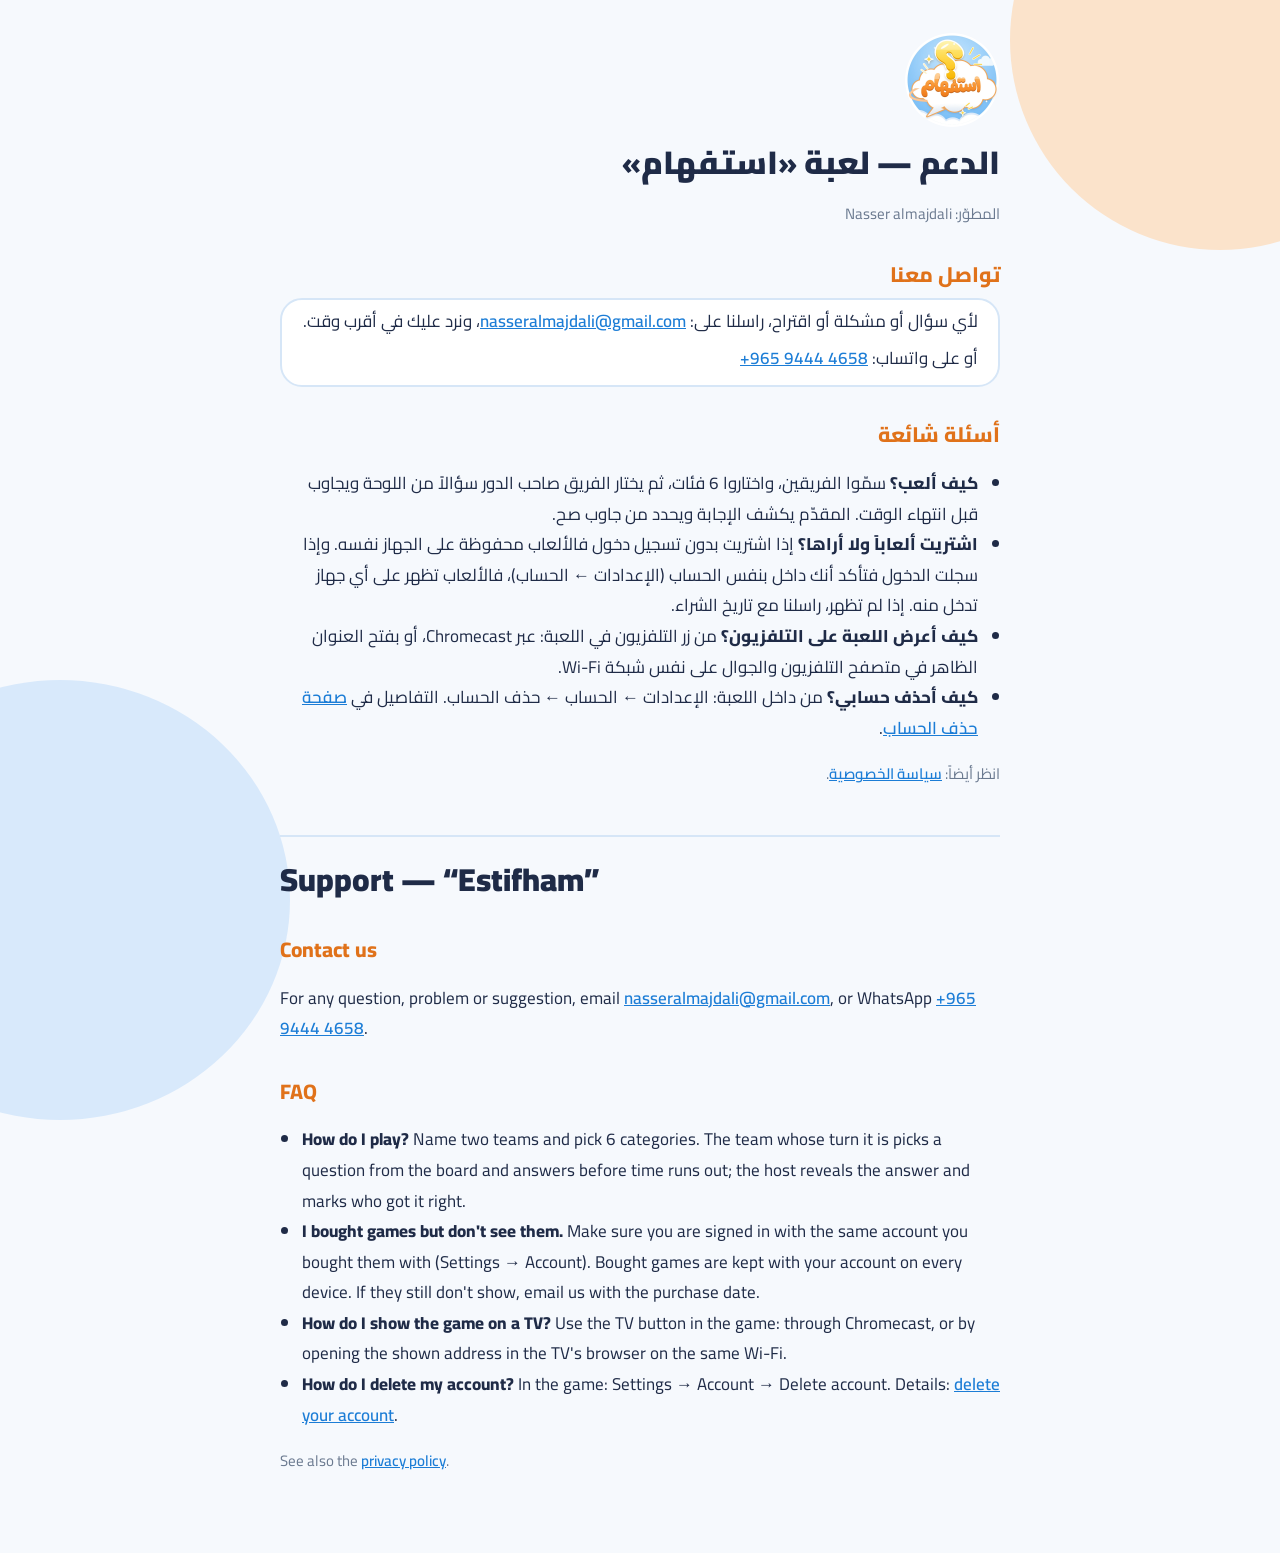
<file: support.html>
<!doctype html>
<html lang="ar" dir="rtl">
<head>
<meta charset="utf-8">
<meta name="viewport" content="width=device-width, initial-scale=1">
<title>استفهام — الدعم</title>
<link rel="stylesheet" href="site.css">
</head>
<body>
<main>
  <img class="brand" src="brand/logo.webp" alt="استفهام">
  <h1>الدعم — لعبة «استفهام»</h1>
  <p class="muted">المطوّر: Nasser almajdali</p>

  <h2>تواصل معنا</h2>
  <div class="card">
    <p>لأي سؤال أو مشكلة أو اقتراح، راسلنا على:
      <a href="mailto:nasseralmajdali@gmail.com?subject=%D8%A5%D8%B3%D8%AA%D9%81%D9%87%D8%A7%D9%85">nasseralmajdali@gmail.com</a>،
      ونرد عليك في أقرب وقت.</p>
    <p>أو على واتساب: <a href="https://wa.me/96594444658" dir="ltr">+965 9444 4658</a></p>
  </div>

  <h2>أسئلة شائعة</h2>
  <ul>
    <li><strong>كيف ألعب؟</strong> سمّوا الفريقين، واختاروا 6 فئات، ثم يختار الفريق صاحب الدور سؤالاً من اللوحة ويجاوب قبل انتهاء الوقت. المقدّم يكشف الإجابة ويحدد من جاوب صح.</li>
    <li><strong>اشتريت ألعاباً ولا أراها؟</strong> إذا اشتريت بدون تسجيل دخول فالألعاب محفوظة على الجهاز نفسه. وإذا سجلت الدخول فتأكد أنك داخل بنفس الحساب (الإعدادات ← الحساب)، فالألعاب تظهر على أي جهاز تدخل منه. إذا لم تظهر، راسلنا مع تاريخ الشراء.</li>
    <li><strong>كيف أعرض اللعبة على التلفزيون؟</strong> من زر التلفزيون في اللعبة: عبر Chromecast، أو بفتح العنوان الظاهر في متصفح التلفزيون والجوال على نفس شبكة Wi-Fi.</li>
    <li><strong>كيف أحذف حسابي؟</strong> من داخل اللعبة: الإعدادات ← الحساب ← حذف الحساب. التفاصيل في <a href="delete-account.html">صفحة حذف الحساب</a>.</li>
  </ul>

  <p class="muted">انظر أيضاً: <a href="privacy.html">سياسة الخصوصية</a>.</p>

  <section lang="en">
    <h1>Support — “Estifham”</h1>
    <h2>Contact us</h2>
    <p>For any question, problem or suggestion, email
      <a href="mailto:nasseralmajdali@gmail.com?subject=Estifham">nasseralmajdali@gmail.com</a>,
      or WhatsApp <a href="https://wa.me/96594444658">+965 9444 4658</a>.</p>
    <h2>FAQ</h2>
    <ul>
      <li><strong>How do I play?</strong> Name two teams and pick 6 categories. The team whose turn it is picks a question from the board and answers before time runs out; the host reveals the answer and marks who got it right.</li>
      <li><strong>I bought games but don't see them.</strong> Make sure you are signed in with the same account you bought them with (Settings → Account). Bought games are kept with your account on every device. If they still don't show, email us with the purchase date.</li>
      <li><strong>How do I show the game on a TV?</strong> Use the TV button in the game: through Chromecast, or by opening the shown address in the TV's browser on the same Wi-Fi.</li>
      <li><strong>How do I delete my account?</strong> In the game: Settings → Account → Delete account. Details: <a href="delete-account.html">delete your account</a>.</li>
    </ul>
    <p class="muted">See also the <a href="privacy.html">privacy policy</a>.</p>
  </section>
</main>
</body>
</html>
</file>
<file: site.css>
/* The look of the game's site, the same as the app and the TV page. */
@font-face { font-family: Cairo; src: url(fonts/Cairo-Variable.ttf); font-weight: 200 1000; font-display: swap; }
@font-face { font-family: "Baloo Bhaijaan 2"; src: url(fonts/BalooBhaijaan2-Variable.ttf); font-weight: 400 800; font-display: swap; }

:root {
  --bg: #F6F9FD; --surface: #FFFFFF; --ink: #1F2B47; --muted: #6B7A90; --border: #D6E6F7;
  --blue: #1C7DD6; --blue-soft: #EAF4FD; --orange: #F58A2B; --orange-text: #E0721A; --orange-soft: #FFF1E3;
  --gold: #FFC53D; --gold-soft: #FFF3D9;
}
* { box-sizing: border-box; }
html { scroll-behavior: smooth; }
body { margin: 0; min-height: 100vh; background: var(--bg); color: var(--ink); font: 17px/1.8 Cairo, "Segoe UI", Tahoma, Arial, sans-serif; overflow-x: hidden; position: relative; }
body::before, body::after { content: ""; position: fixed; z-index: -1; border-radius: 50%; }
body::before { width: 420px; height: 420px; top: -170px; right: -150px; background: #FBE3CB; }
body::after { width: 460px; height: 440px; bottom: -220px; left: -170px; background: #D8E9FB; }
a { color: var(--blue); font-weight: 600; }
strong { font-weight: 800; }

main { max-width: 760px; margin: 0 auto; padding: 32px 20px 64px; }
main.wide { max-width: 960px; padding-top: 0; }
.brand { display: block; width: 96px; height: 96px; object-fit: contain; }
.hidden { position: absolute; width: 1px; height: 1px; overflow: hidden; clip-path: inset(50%); margin: 0; }
h1 { font-size: 32px; font-weight: 900; line-height: 1.4; margin: 12px 0 4px; }
h2 { font-size: 21px; font-weight: 800; color: var(--orange-text); line-height: 1.5; margin: 32px 0 8px; }
p, li { color: var(--ink); }
.muted { color: var(--muted); font-size: 15px; }
ul, ol { padding-inline-start: 22px; }
.card { background: var(--surface); border: 2px solid var(--border); border-radius: 22px; padding: 6px 20px; }
section { border-top: 2px solid var(--border); margin-top: 48px; padding-top: 8px; }
[lang="en"] { direction: ltr; text-align: left; }

/* The home page. */
nav { display: flex; flex-wrap: wrap; gap: 6px 18px; justify-content: center; padding: 18px 0; font-size: 15px; }
nav a { color: var(--muted); text-decoration: none; }
nav a:hover { color: var(--orange-text); }
.hero { border: 0; margin: 0; text-align: center; padding: 24px 0 8px; }
.hero img { width: 260px; height: 260px; object-fit: contain; }
.tagline { color: var(--orange-text); font-size: 21px; font-weight: 800; margin: 0 0 8px; }
.lead { color: var(--muted); max-width: 640px; margin: 0 auto; }
main.wide h2 { font-size: 27px; font-weight: 900; color: var(--ink); margin: 56px 0 16px; }
h2 small { color: var(--muted); font-size: 15px; font-weight: 600; margin-inline-start: 8px; }
.shots { display: flex; gap: 16px; overflow-x: auto; padding: 4px 2px 16px; scroll-snap-type: x mandatory; scrollbar-color: #C3CEDD transparent; }
.shots img { height: 460px; width: auto; border-radius: 22px; border: 2px solid var(--border); scroll-snap-align: start; flex: none; }
.steps { counter-reset: s; list-style: none; padding: 0; margin: 0; display: grid; gap: 12px; }
.steps li { counter-increment: s; background: var(--surface); border: 2px solid var(--border); border-radius: 22px; padding: 14px 18px; display: flex; gap: 14px; align-items: flex-start; }
.steps li::before { content: counter(s); flex: none; width: 36px; height: 36px; border-radius: 50%; background: var(--orange); color: #FFFFFF; font: 800 19px/1 "Baloo Bhaijaan 2", Cairo, sans-serif; display: flex; align-items: center; justify-content: center; margin-top: 2px; }
.grid { display: grid; grid-template-columns: repeat(auto-fit, minmax(240px, 1fr)); gap: 14px; }
.grid .card { padding: 6px 20px 10px; }
.grid .card:nth-child(odd) { background: var(--blue-soft); }
.grid .card:nth-child(even) { background: var(--orange-soft); border-color: #FAD9BB; }
.card h3 { font-size: 19px; font-weight: 800; margin: 12px 0 4px; }
.card p { margin: 0 0 6px; }
.links { display: grid; grid-template-columns: repeat(auto-fit, minmax(200px, 1fr)); gap: 12px; }
.links a { display: block; background: var(--surface); border: 2px solid var(--border); border-radius: 22px; padding: 14px 18px; text-decoration: none; color: var(--ink); font-weight: 800; }
.links a span { display: block; color: var(--muted); font-weight: 400; font-size: 14px; }
.links a:hover { border-color: var(--orange); }
.online { display: flex; gap: 20px; align-items: flex-start; }
.online img { height: 420px; width: auto; border-radius: 22px; border: 2px solid var(--border); flex: none; }
.online .steps { flex: 1; }
footer { text-align: center; color: var(--muted); font-size: 14px; margin-top: 56px; }
@media (max-width: 700px) { .online { flex-direction: column; align-items: center; } .online img { height: 380px; } }
@media (max-width: 600px) { .hero img { width: 210px; height: 210px; } .shots img { height: 380px; } }

/* The download page. */
body.get { display: flex; align-items: center; justify-content: center; }
.get main { text-align: center; padding: 32px 16px; }
.get .brand { width: 220px; height: 220px; margin: 0 auto 12px; }
.get p { color: var(--muted); margin: 4px 0 28px; }
.stores { display: flex; gap: 12px; justify-content: center; flex-wrap: wrap; }
.stores a { background: var(--orange); color: #FFFFFF; text-decoration: none; font-weight: 800; padding: 12px 28px; border-radius: 999px; direction: ltr; }

/* The credits page. */
main.credits { max-width: 960px; }
.wrap { overflow-x: auto; background: var(--surface); border: 2px solid var(--border); border-radius: 22px; margin-top: 20px; }
table { border-collapse: collapse; width: 100%; font-size: 14px; }
th, td { text-align: start; padding: 8px 12px; border-bottom: 1px solid var(--border); vertical-align: top; }
th { color: var(--orange-text); font-weight: 800; }
td:last-child { direction: ltr; text-align: left; word-break: break-all; }
</file>
